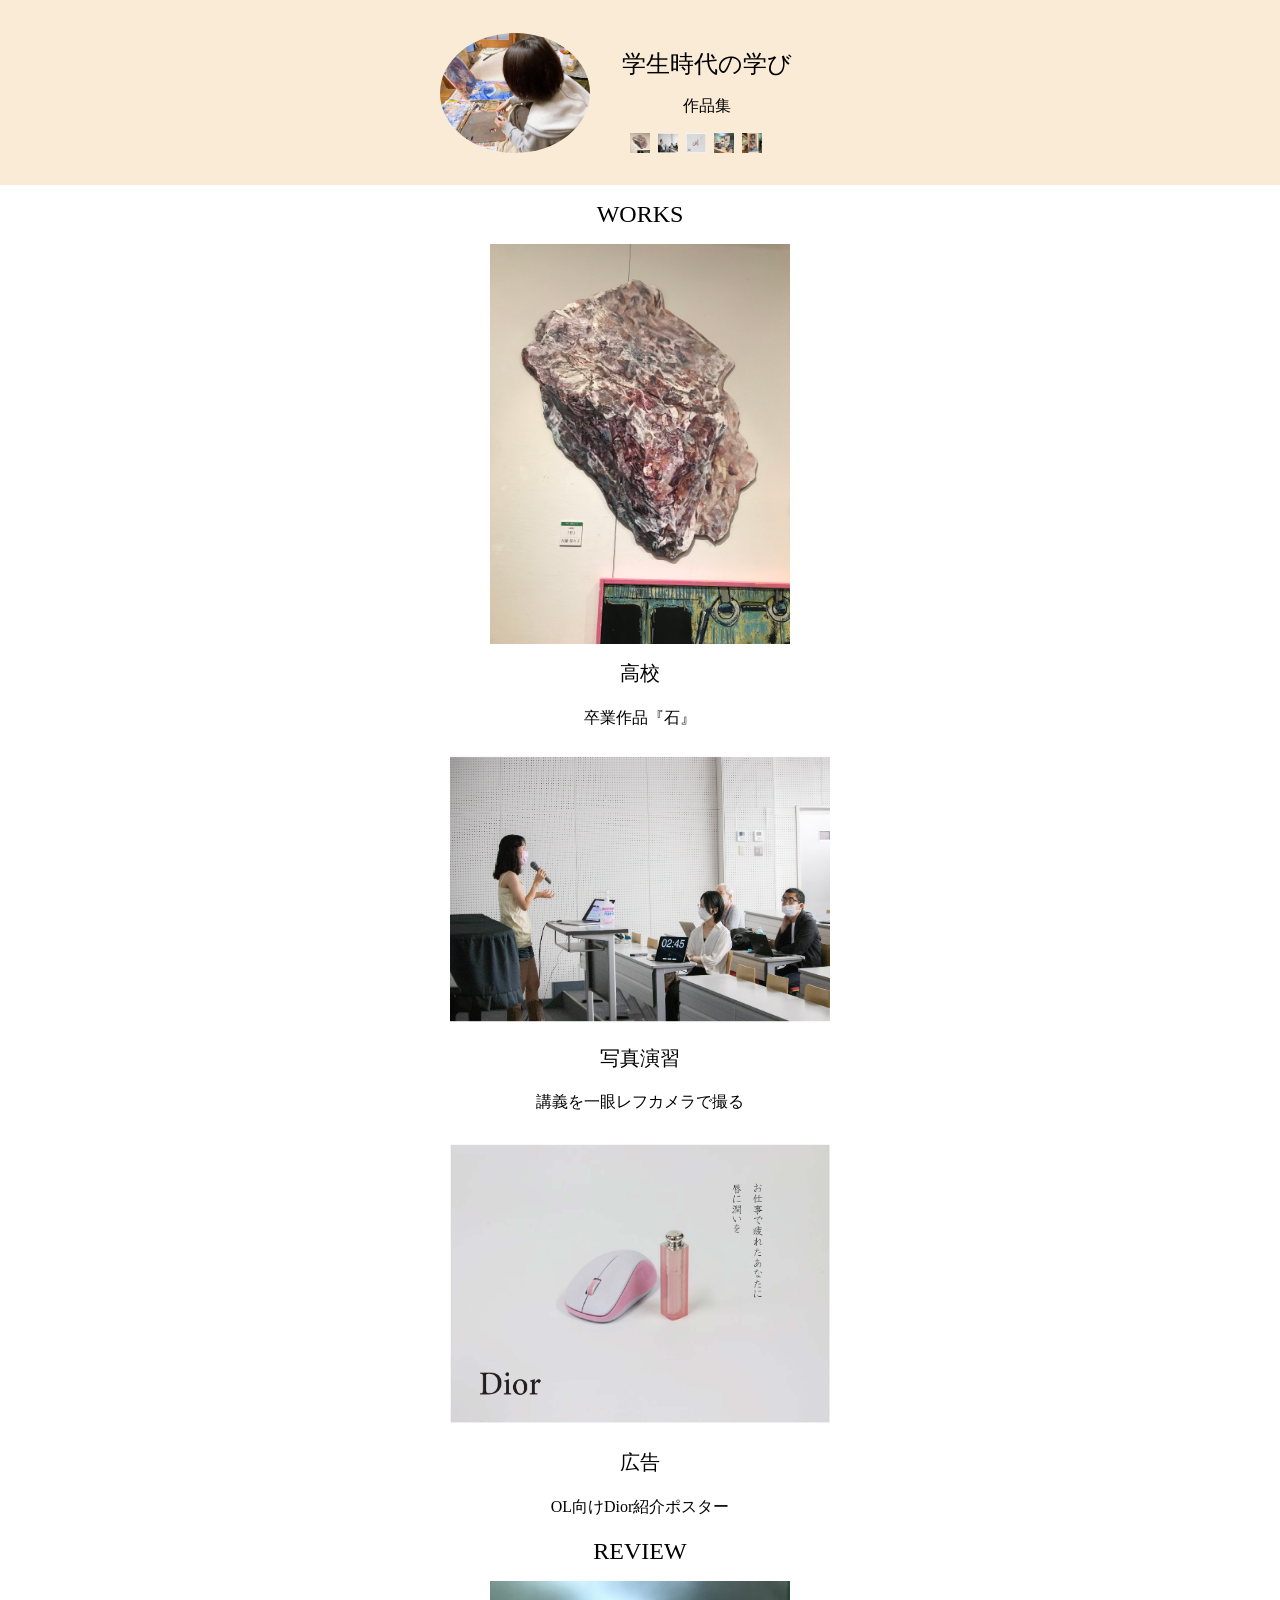
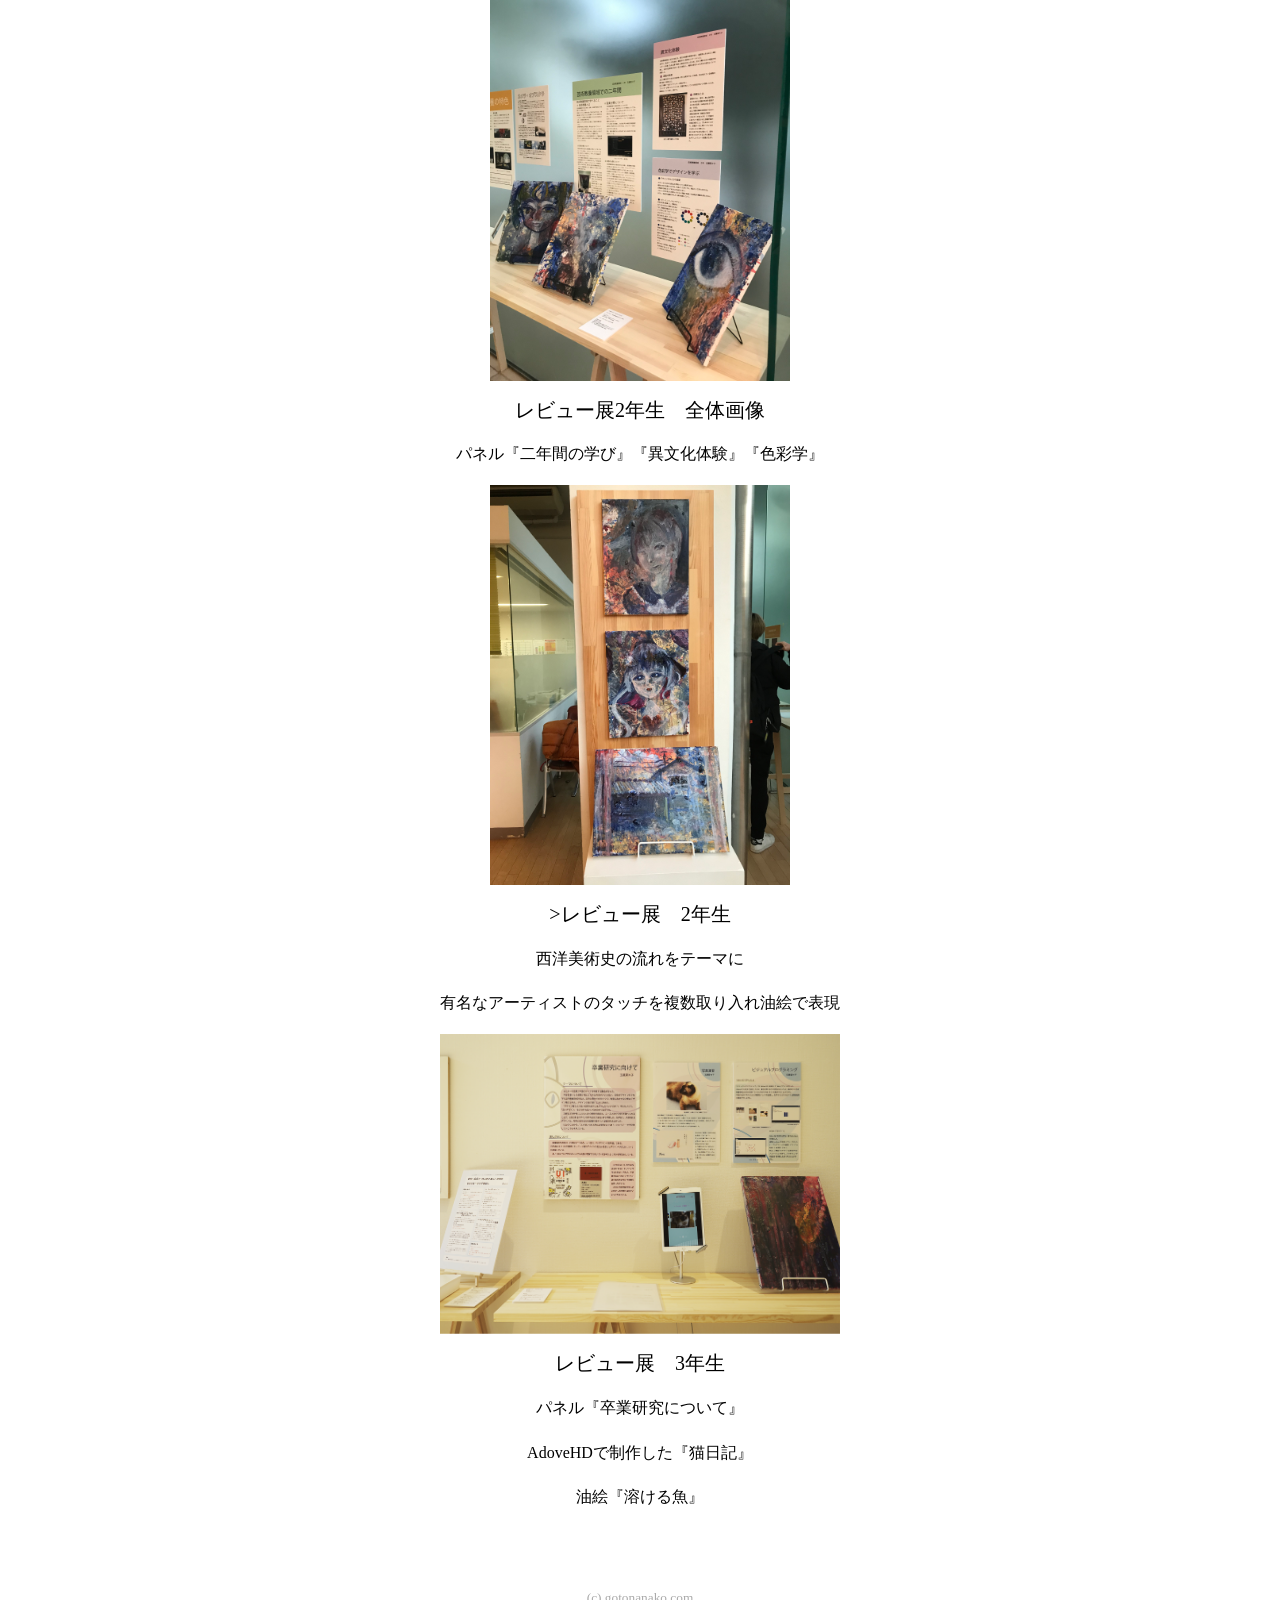
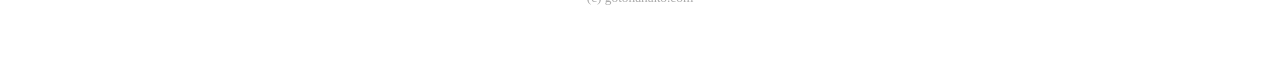
<file: index.html>
<!DOCTYPE html>
<html lang="ja">
<head>
  <meta charset="UTF-8">
  <meta http-equiv="X-UA-Compatible" content="IE=edge">
  <meta name="viewport" content="width=device-width, initial-scale=1.0">
  <title>ポートフォリオ</title>
  <link rel="icon" href="img/jibori.jpeg">
  <link rel="stylesheet" href="css/style.css">
</head>
<body>
<header>
<div class="container">
  <div>
    <img src="img/jibori.jpeg"
    alt="ポートフォリオアイコン"
    width="150"
    height="120"
    class="icon">
  </div>
  <div>
    <h1>学生時代の学び</h1>
    <p>作品集</p>
    <ul>
      <li>
        <li>
          <a href="#">
            <img src="img/ishi.jpeg"
            alt="高校　卒業作品『石』"
            width="20"
            height="20">
          </a>
        </li>
        <li>
          <a href="#">
            <img src="img/itigan.jpg"
            alt="写真演習　講義を一眼レフカメラで撮る"
            width="20"
        height="20">
      </a>
    </li>
    <li>
      <a href="#">
        <img src="img/koukou.jpg"
        alt="広告　OL向けDior紹介ポスター"
        width="20"
        height="20">
      </a>
    </li>
  <li>
    <a href="#">
    <img src="img/shasin1.jpeg"
    alt="レビュー展1"
    width="20"
    height="20">
    </a>
  </li>
  <li>
    <a href="#">
    <img src="img/shasin2.jpeg"
    alt="レビュー展2"
    width="20"
    height="20">
    </a>
  </li>
    </ul>
  </div>
</div>
</header>

<main>
<h1>WORKS</h1>
<div class="container">
<div id="efect" class="row pt-5">
<div class="fadein">
  <section>
    <img class="img-fluid fadein"src="img/ishi.jpeg"
    width="300"
    height="400">
    <h2>高校</h2>
    <p>卒業作品『石』</p>
  </section>
</div>
<div class="fadein">
  <section>
    <img class="img-fluid fadein"src="img/itigan.jpg"
    width="380"
    height="280">
    <h2>写真演習</h2>
    <p>講義を一眼レフカメラで撮る</p>
  </section>
</div>
<div class="fadein">
  <section>
    <img class="img-fluid fadein"src="img/koukou.jpg"
    width="400"
    height="300">
    <h2>広告</h2>
    <p>OL向けDior紹介ポスター</p>
  </section>
</div>
</div>
<h1>REVIEW</h1>
<div class="container">
  <div class="fadein">
    <section>
      <img class="img-fluid fadein"
      src="img/shasin1.jpeg"
      width="300"
      height="400">
      <h2>レビュー展2年生　全体画像</h2>
      <p>パネル『二年間の学び』『異文化体験』『色彩学』</p>
    </section>
  </div>
  <div class="fadein">
    <section>
      <img class="img-fluid fadein"
      src="img/shasin2.jpeg"
      width="300"
      height="400">
      <h2>>レビュー展　2年生</h2>
      <p>西洋美術史の流れをテーマに</p>
      <p>有名なアーティストのタッチを複数取り入れ油絵で表現</p>
    </section>
  </div>
  <div class="fadein">
    <section>
      <img class="img-fluid fadein"
      src="img/rebyu3.jpg"
      width="400"
      height="300">
      <h2>レビュー展　3年生</h2>
      <p>パネル『卒業研究について』</p>
      <p>AdoveHDで制作した『猫日記』</p>
      <p>油絵『溶ける魚』</p>
    </section>
  </div>
</main>
<footer>
  <small>(c) gotonanako.com</small>
</footer>
</body>
</html>
</file>
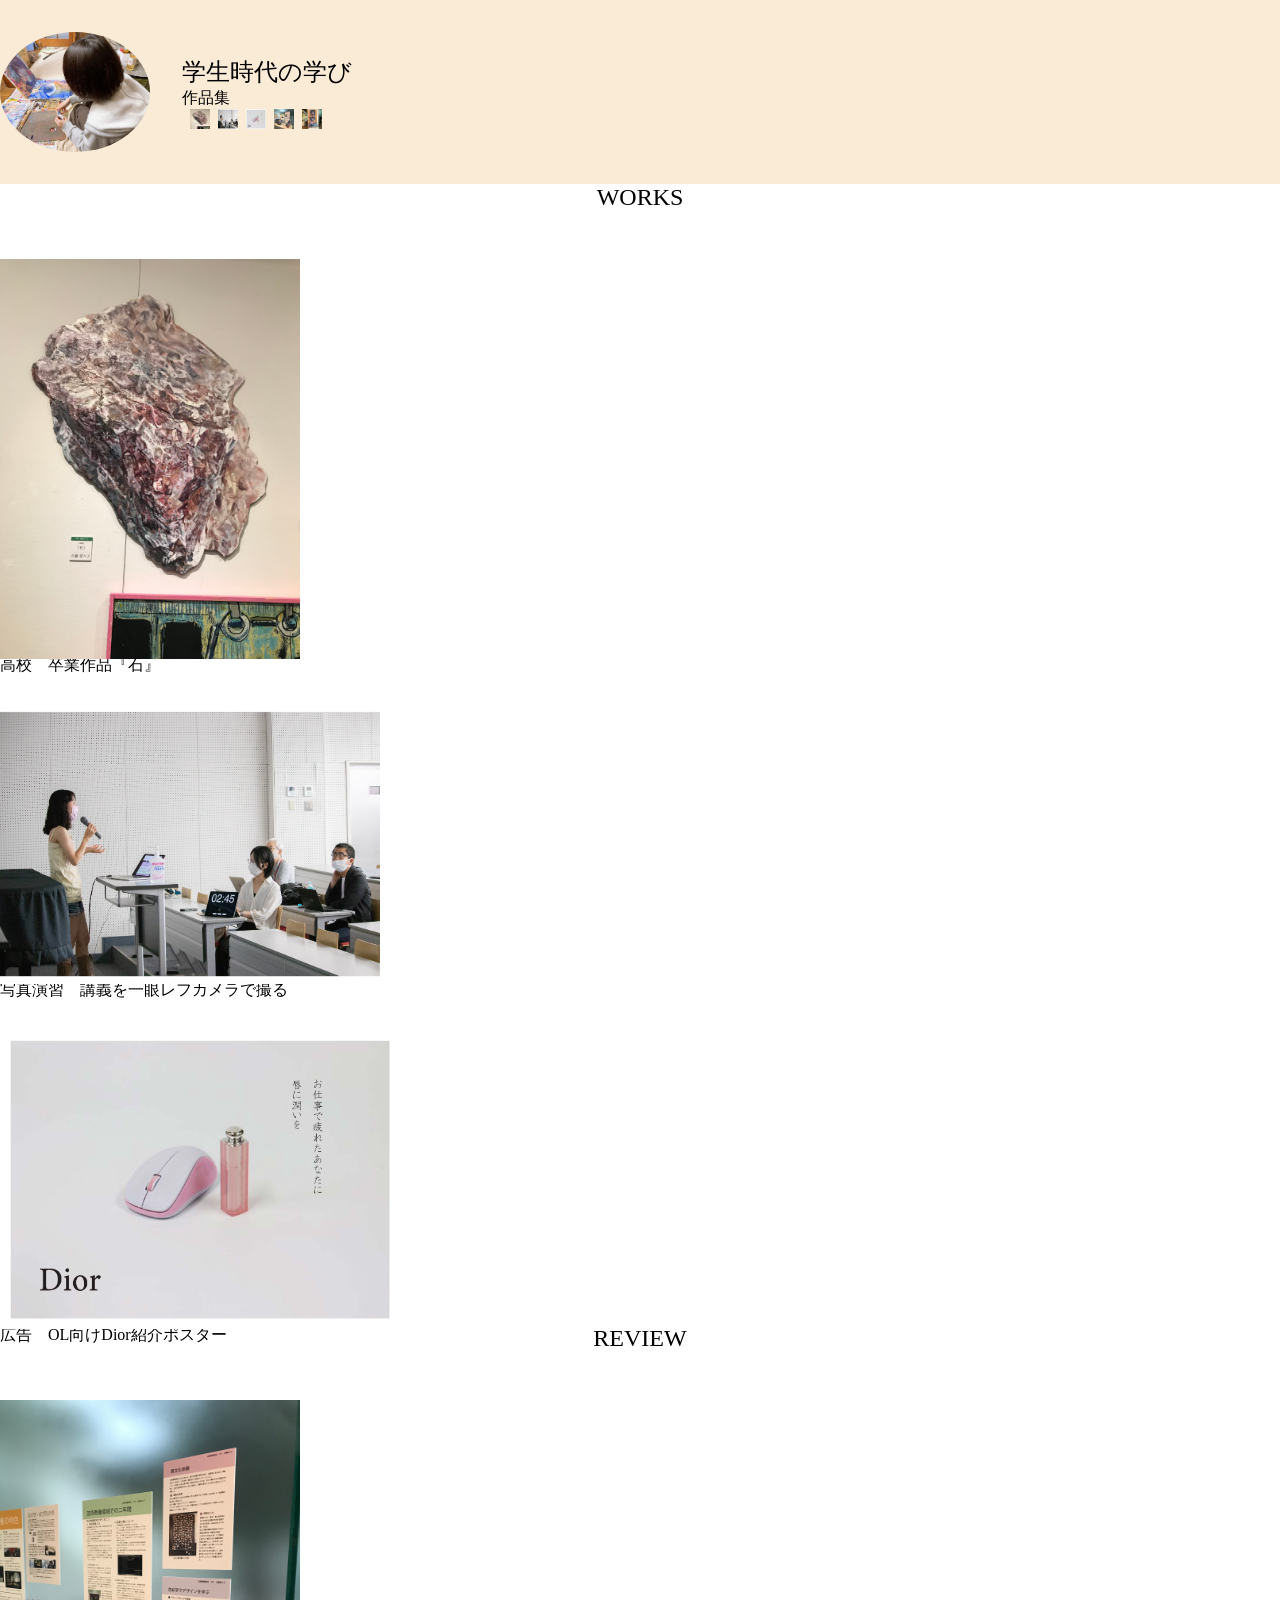
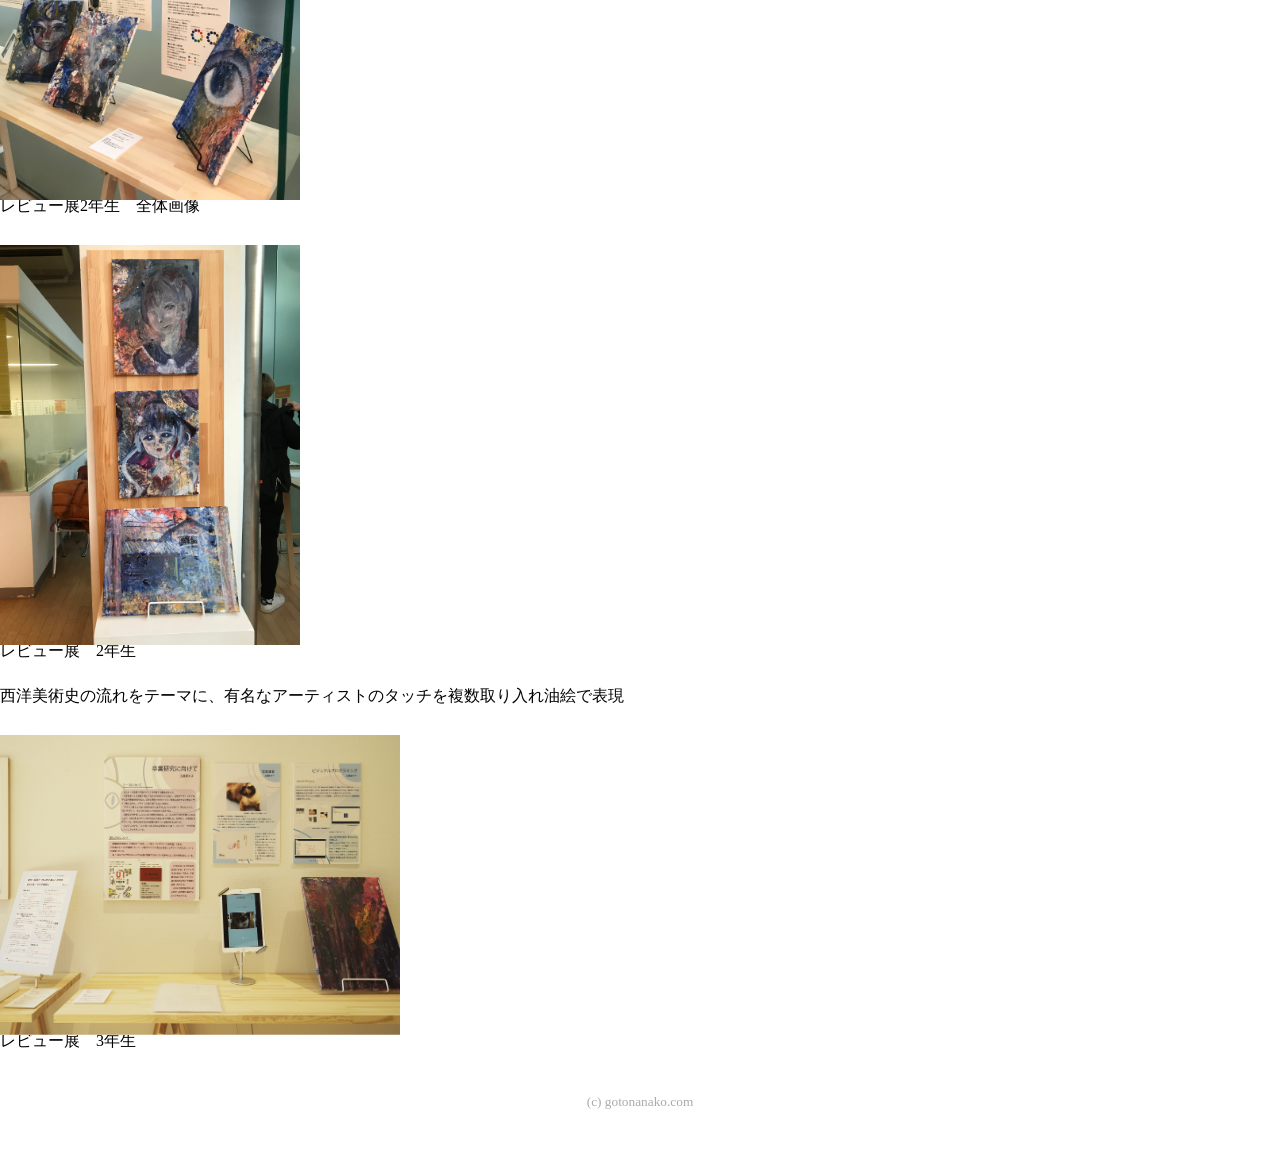
<file: MyPotfolio/index.html>
<!DOCTYPE html>
<html lang="ja">
<head>
  <meta charset="UTF-8">
  <meta http-equiv="X-UA-Compatible" content="IE=edge">
  <meta name="viewport" content="width=device-width, initial-scale=1.0">
  <title>ポートフォリオ</title>
  <link rel="icon" href="img/jibori.jpeg">
  <link rel="stylesheet" href="css/style.css">
</head>
<body>
<header>
<div class="container">
  <div>
    <img src="img/jibori.jpeg"
    alt="ポートフォリオアイコン"
    width="150"
    height="120"
    class="icon">
  </div>
  <div>
    <h1>学生時代の学び</h1>
    <p>作品集</p>
    <ul>
      <li>
        <li>
          <a href="#">
            <img src="img/ishi.jpeg"
            alt="高校　卒業作品『石』"
            width="20"
            height="20">
          </a>
        </li>
        <li>
          <a href="#">
            <img src="img/itigan.jpg"
            alt="写真演習　講義を一眼レフカメラで撮る"
            width="20"
        height="20">
      </a>
    </li>
    <li>
      <a href="#">
        <img src="img/koukou.jpg"
        alt="広告　OL向けDior紹介ポスター"
        width="20"
        height="20">
      </a>
    </li>
  <li>
    <a href="#">
    <img src="img/shasin1.jpeg"
    alt="レビュー展1"
    width="20"
    height="20">
    </a>
  </li>
  <li>
    <a href="#">
    <img src="img/shasin2.jpeg"
    alt="レビュー展2"
    width="20"
    height="20">
    </a>
  </li>
    </ul>
  </div>
</div>
</header>

<main>
<h1>WORKS</h1>
<div class="container">
<div id="efect" class="row pt-5">
<div class="fadein">
  <section>
    <img class="img-fluid fadein"src="img/ishi.jpeg"
    width="300"
    height="400">
    <h2></h2>
    <p>高校　卒業作品『石』</p>
  </section>
</div>
<div class="fadein">
  <section>
    <img class="img-fluid fadein"src="img/itigan.jpg"
    width="380"
    height="280">
    <h2></h2>
    <p>写真演習　講義を一眼レフカメラで撮る</p>
  </section>
</div>
<div class="fadein">
  <section>
    <img class="img-fluid fadein"src="img/koukou.jpg"
    width="400"
    height="300">
    <h2></h2>
    <p>広告　OL向けDior紹介ポスター</p>
  </section>
</div>
</div>
<h1>REVIEW</h1>
<div class="container">
  <div class="fadein">
    <section>
      <img class="img-fluid fadein"
      src="img/shasin1.jpeg"
      width="300"
      height="400">
      <h2></h2>
      <p>レビュー展2年生　全体画像</p>
    </section>
  </div>
  <div class="fadein">
    <section>
      <img class="img-fluid fadein"
      src="img/shasin2.jpeg"
      width="300"
      height="400">
      <h2></h2>
      <p>レビュー展　2年生</p>
      <p>西洋美術史の流れをテーマに、有名なアーティストのタッチを複数取り入れ油絵で表現</p>
    </section>
  </div>
  <div class="fadein">
    <section>
      <img class="img-fluid fadein"
      src="img/rebyu3.jpg"
      width="400"
      height="300">
      <h2></h2>
      <p>レビュー展　3年生</p>
    </section>
  </div>
</main>
<footer>
  <small>(c) gotonanako.com</small>
</footer>
</body>
</html>
</file>
<file: css/style.css>
body{
  margin:0;
}
img{
  vertical-align:bottom; 
  
}

h1,
h2,
p{
  text-align: center;
}

h1,
h2{
  text-align: center;
  font-weight: normal;
}

.container{
  width:400px;
  margin:0 auto;
  text-align: center;
}

header{
  background-color: antiquewhite;
}
header .container{
  padding:32px 0;
  display: flex;
  align-items: center;
}


header .container div + div{
  margin-left: 32px;
}

header h1{
font-size: 24px;
}

header ul{
  list-style:none;
  margin: 0;
  padding:0;
  display: flex;
}

header ul li + li{
  margin-left: 8px;
}

header .icon{
  border-radius: 50%;
}

main h1{
  font-size:  24px;
  text-align: center;
  margin-top:60px 0;
}

main h2{
  font-size: 20px;
  margin-top:16px;
}

main p{
  line-height: 1.8;
  margin-top: 16px;
}

main section + section{
  margin-top: 60px;
}

footer{
  padding: 60px 0;
  text-align: center;
  color:#aaa;
}
</file>
<file: MyPotfolio/css/style.css>
body{
  margin:0;
}
img{
  vertical-align:bottom;
}

h1,
h2,
p{
  margin: 0;
}

h1,
h2{
  font-weight: normal;
}

container{
  width:400px;
  margin:0 auto;
}

header{
  background-color: antiquewhite;
}
header .container{
  padding:32px 0;
  display: flex;
  align-items: center;
}


header .container div + div{
  margin-left: 32px;
}

header h1{
font-size: 24px;
}

header ul{
  list-style:none;
  margin: 0;
  padding:0;
  display: flex;
}

header ul li + li{
  margin-left: 8px;
}

header .icon{
  border-radius: 50%;
}

main h1{
  font-size:  24px;
  text-align: center;
  margin-top:60px 0;
}

main h2{
  font-size: 20px;
  margin-top:16px;
}

main p{
  line-height: 1.8;
  margin-top: 16px;
}

main section + section{
  margin-top: 60px;
}

footer{
  padding: 60px 0;
  text-align: center;
  color:#aaa;
}
.fadein {
  opacity : 1;
  transform: translateY(24px);
  transition: 1s;
}
</file>
